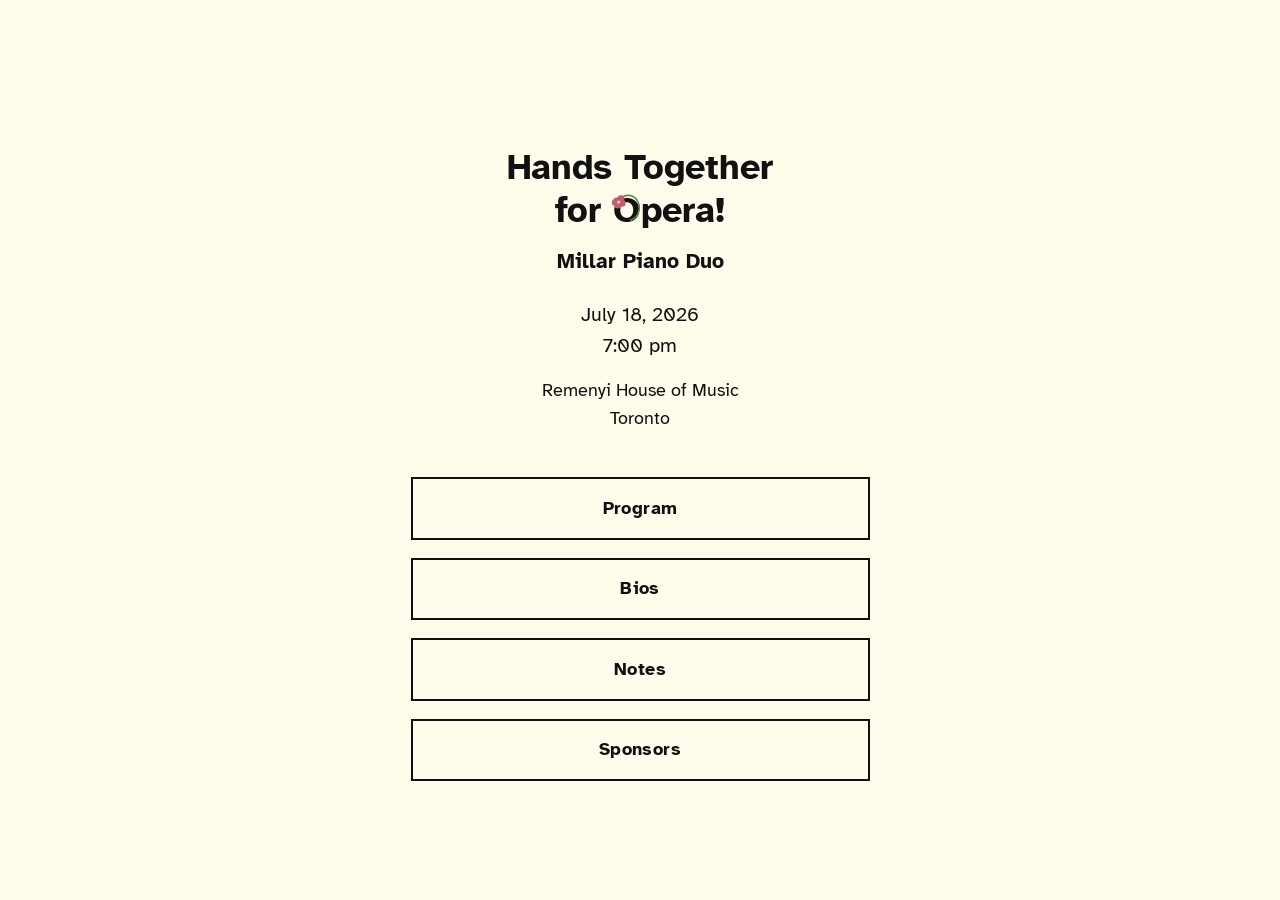
<file: index.html>
<!DOCTYPE html>
<html lang="en">
<head>
  <meta charset="utf-8">
  <meta name="viewport" content="width=device-width, initial-scale=1">
  <meta name="theme-color" content="#FFFCEB">
  <title>Hands Together for Opera! — July 18, 2026</title>
  <link rel="preconnect" href="https://fonts.googleapis.com">
  <link rel="preconnect" href="https://fonts.gstatic.com" crossorigin>
  <link href="https://fonts.googleapis.com/css2?family=Atkinson+Hyperlegible:ital,wght@0,400;0,700;1,400;1,700&display=swap" rel="stylesheet">
  <link rel="stylesheet" href="styles.css">
</head>
<body>
  <a class="skip-link" href="#page-title">Skip to main content</a>
  <main class="page landing">
    <header class="landing-header">
      <h1 id="page-title" tabindex="-1">
        Hands Together<br>
        for
        <span class="opera-word">
          <span class="opera-o">O<span class="rose" aria-hidden="true">
            <svg xmlns="http://www.w3.org/2000/svg" viewBox="0 0 64 64" focusable="false" aria-hidden="true">
              <path fill="none" stroke="#5f8a48" stroke-width="2.2" stroke-linecap="round"
                    d="M22 18
                       C 25 13, 31 11, 37 12
                       C 45 14, 50 22, 49 31
                       C 48 38, 43 44, 37 46"/>
              <g fill="#c45c6a">
                <circle cx="18" cy="20" r="5.2"/>
                <circle cx="23.5" cy="16.5" r="5"/>
                <circle cx="25" cy="22.5" r="5"/>
                <circle cx="19" cy="25" r="4.8"/>
                <circle cx="15.5" cy="21.5" r="4.5"/>
                <circle cx="20.5" cy="21" r="4"/>
              </g>
              <circle fill="#f0d090" cx="20.5" cy="21" r="2.2"/>
            </svg>
          </span></span>pera!
        </span>
      </h1>
      <p class="duo">Millar Piano Duo</p>
      <p class="meta">
        <span>July 18, 2026</span>
        <span>7:00 pm</span>
      </p>
      <p class="venue">
        <span>Remenyi House of Music</span>
        <span>Toronto</span>
      </p>
    </header>

    <nav aria-label="Concert pages">
      <ul class="nav-list">
        <li><a class="btn" href="program.html">Program</a></li>
        <li><a class="btn" href="bios.html">Bios</a></li>
        <li><a class="btn" href="notes.html">Notes</a></li>
        <li><a class="btn" href="sponsors.html">Sponsors</a></li>
      </ul>
    </nav>
  </main>
</body>
</html>
</file>
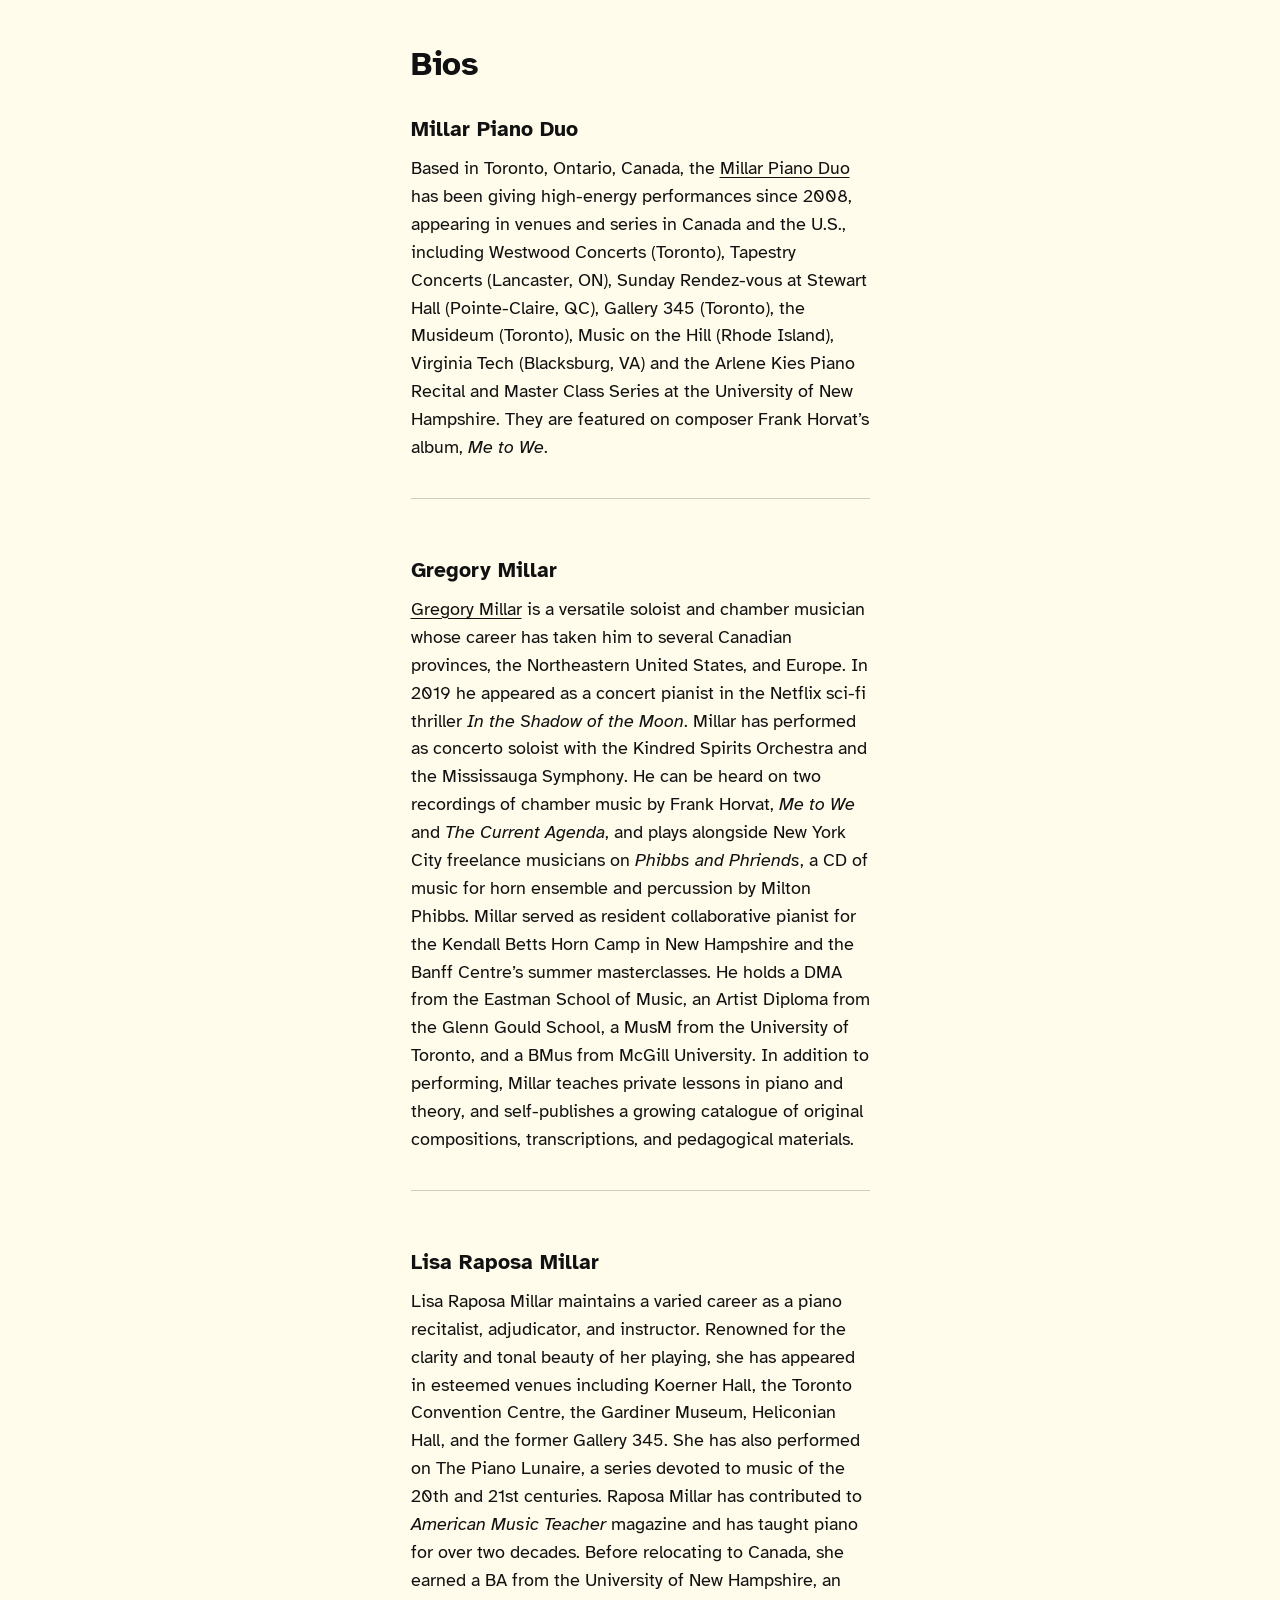
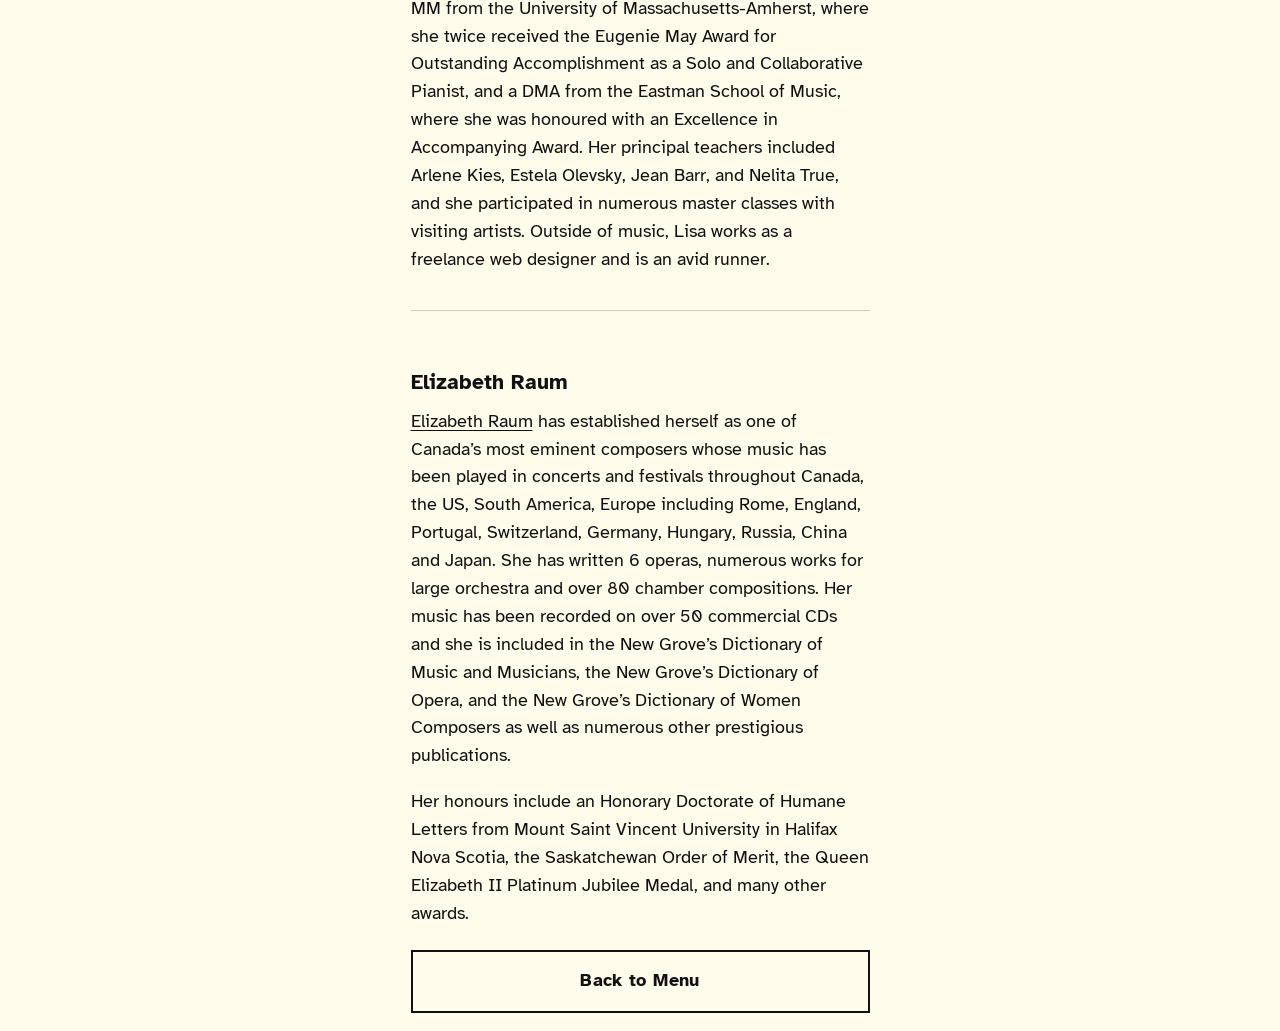
<file: bios.html>
<!DOCTYPE html>
<html lang="en">
<head>
  <meta charset="utf-8">
  <meta name="viewport" content="width=device-width, initial-scale=1">
  <meta name="theme-color" content="#FFFCEB">
  <title>Bios — Hands Together for Opera</title>
  <link rel="preconnect" href="https://fonts.googleapis.com">
  <link rel="preconnect" href="https://fonts.gstatic.com" crossorigin>
  <link href="https://fonts.googleapis.com/css2?family=Atkinson+Hyperlegible:ital,wght@0,400;0,700;1,400;1,700&display=swap" rel="stylesheet">
  <link rel="stylesheet" href="styles.css">
</head>
<body>
  <a class="skip-link" href="#page-title">Skip to main content</a>
  <main class="page">
    <h1 id="page-title" tabindex="-1">Bios</h1>

    <section class="bio" aria-labelledby="duo-heading">
      <h2 id="duo-heading">Millar Piano Duo</h2>
      <p>Based in Toronto, Ontario, Canada, the <a href="https://millarpianoduo.ca">Millar Piano Duo</a> has been giving high-energy performances since 2008, appearing in venues and series in Canada and the U.S., including Westwood Concerts (Toronto), Tapestry Concerts (Lancaster, ON), Sunday Rendez-vous at Stewart Hall (Pointe-Claire, QC), Gallery 345 (Toronto), the Musideum (Toronto), Music on the Hill (Rhode Island), Virginia Tech (Blacksburg, VA) and the Arlene Kies Piano Recital and Master Class Series at the University of New Hampshire. They are featured on composer Frank Horvat’s album, <cite>Me to We</cite>.</p>
    </section>

    <section class="bio" aria-labelledby="gregory-heading">
      <h2 id="gregory-heading">Gregory Millar</h2>
      <p><a href="https://gregorymillar.ca">Gregory Millar</a> is a versatile soloist and chamber musician whose career has taken him to several Canadian provinces, the Northeastern United States, and Europe. In 2019 he appeared as a concert pianist in the Netflix sci-fi thriller <cite>In the Shadow of the Moon</cite>. Millar has performed as concerto soloist with the Kindred Spirits Orchestra and the Mississauga Symphony. He can be heard on two recordings of chamber music by Frank Horvat, <cite>Me to We</cite> and <cite>The Current Agenda</cite>, and plays alongside New York City freelance musicians on <cite>Phibbs and Phriends</cite>, a CD of music for horn ensemble and percussion by Milton Phibbs. Millar served as resident collaborative pianist for the Kendall Betts Horn Camp in New Hampshire and the Banff Centre’s summer masterclasses. He holds a DMA from the Eastman School of Music, an Artist Diploma from the Glenn Gould School, a MusM from the University of Toronto, and a BMus from McGill University. In addition to performing, Millar teaches private lessons in piano and theory, and self-publishes a growing catalogue of original compositions, transcriptions, and pedagogical materials.</p>
    </section>

    <section class="bio" aria-labelledby="lisa-heading">
      <h2 id="lisa-heading">Lisa Raposa Millar</h2>
      <p>Lisa Raposa Millar maintains a varied career as a piano recitalist, adjudicator, and instructor. Renowned for the clarity and tonal beauty of her playing, she has appeared in esteemed venues including Koerner Hall, the Toronto Convention Centre, the Gardiner Museum, Heliconian Hall, and the former Gallery 345. She has also performed on The Piano Lunaire, a series devoted to music of the 20th and 21st centuries. Raposa Millar has contributed to <cite>American Music Teacher</cite> magazine and has taught piano for over two decades. Before relocating to Canada, she earned a BA from the University of New Hampshire, an MM from the University of Massachusetts-Amherst, where she twice received the Eugenie May Award for Outstanding Accomplishment as a Solo and Collaborative Pianist, and a DMA from the Eastman School of Music, where she was honoured with an Excellence in Accompanying Award. Her principal teachers included Arlene Kies, Estela Olevsky, Jean Barr, and Nelita True, and she participated in numerous master classes with visiting artists. Outside of music, Lisa works as a freelance web designer and is an avid runner.</p>
    </section>

    <section class="bio" aria-labelledby="raum-heading">
      <h2 id="raum-heading">Elizabeth Raum</h2>
      <p><a href="https://elizabethraum.com">Elizabeth Raum</a> has established herself as one of Canada’s most eminent composers whose music has been played in concerts and festivals throughout Canada, the US, South America, Europe including Rome, England, Portugal, Switzerland, Germany, Hungary, Russia, China and Japan. She has written 6 operas, numerous works for large orchestra and over 80 chamber compositions. Her music has been recorded on over 50 commercial CDs and she is included in the New Grove’s Dictionary of Music and Musicians, the New Grove’s Dictionary of Opera, and the New Grove’s Dictionary of Women Composers as well as numerous other prestigious publications.</p>
      <p>Her honours include an Honorary Doctorate of Humane Letters from Mount Saint Vincent University in Halifax Nova Scotia, the Saskatchewan Order of Merit, the Queen Elizabeth II Platinum Jubilee Medal, and many other awards.</p>
    </section>

    <a class="btn btn-back" href="index.html">Back to Menu</a>
  </main>
</body>
</html>
</file>
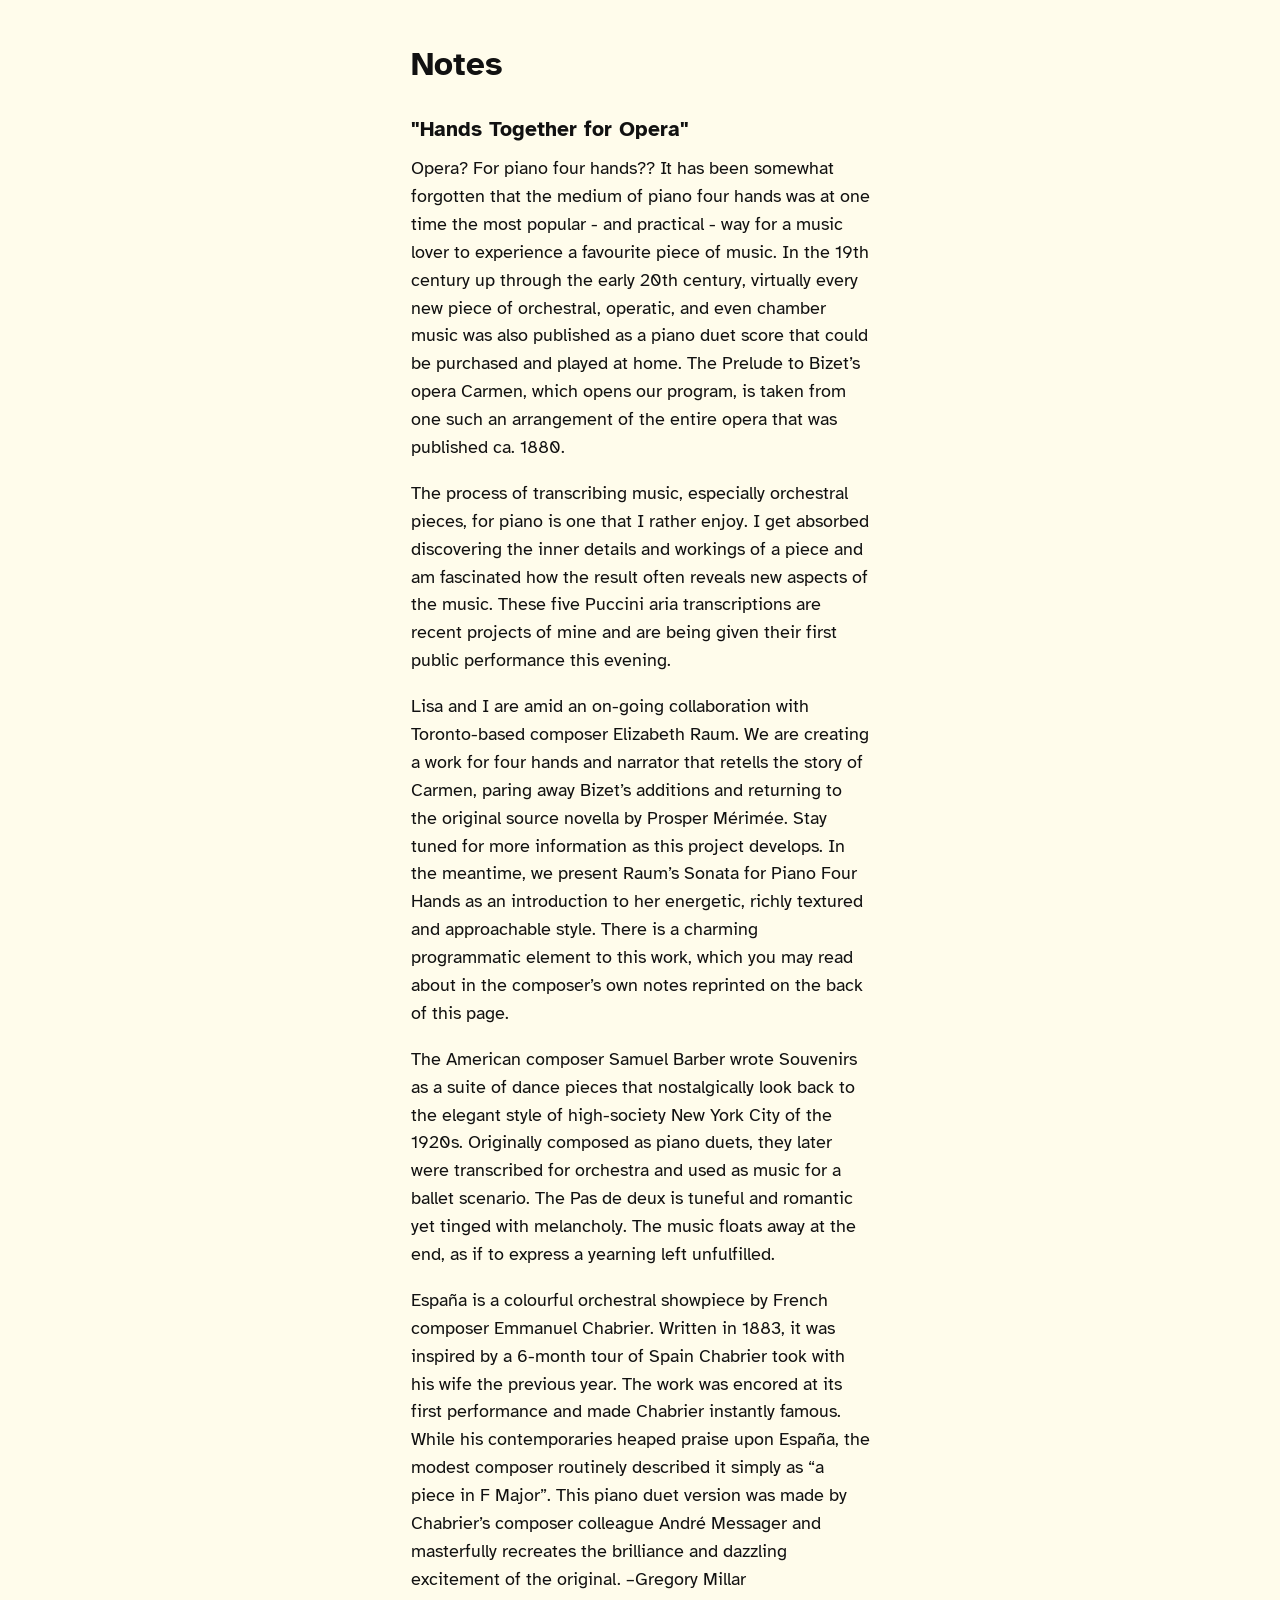
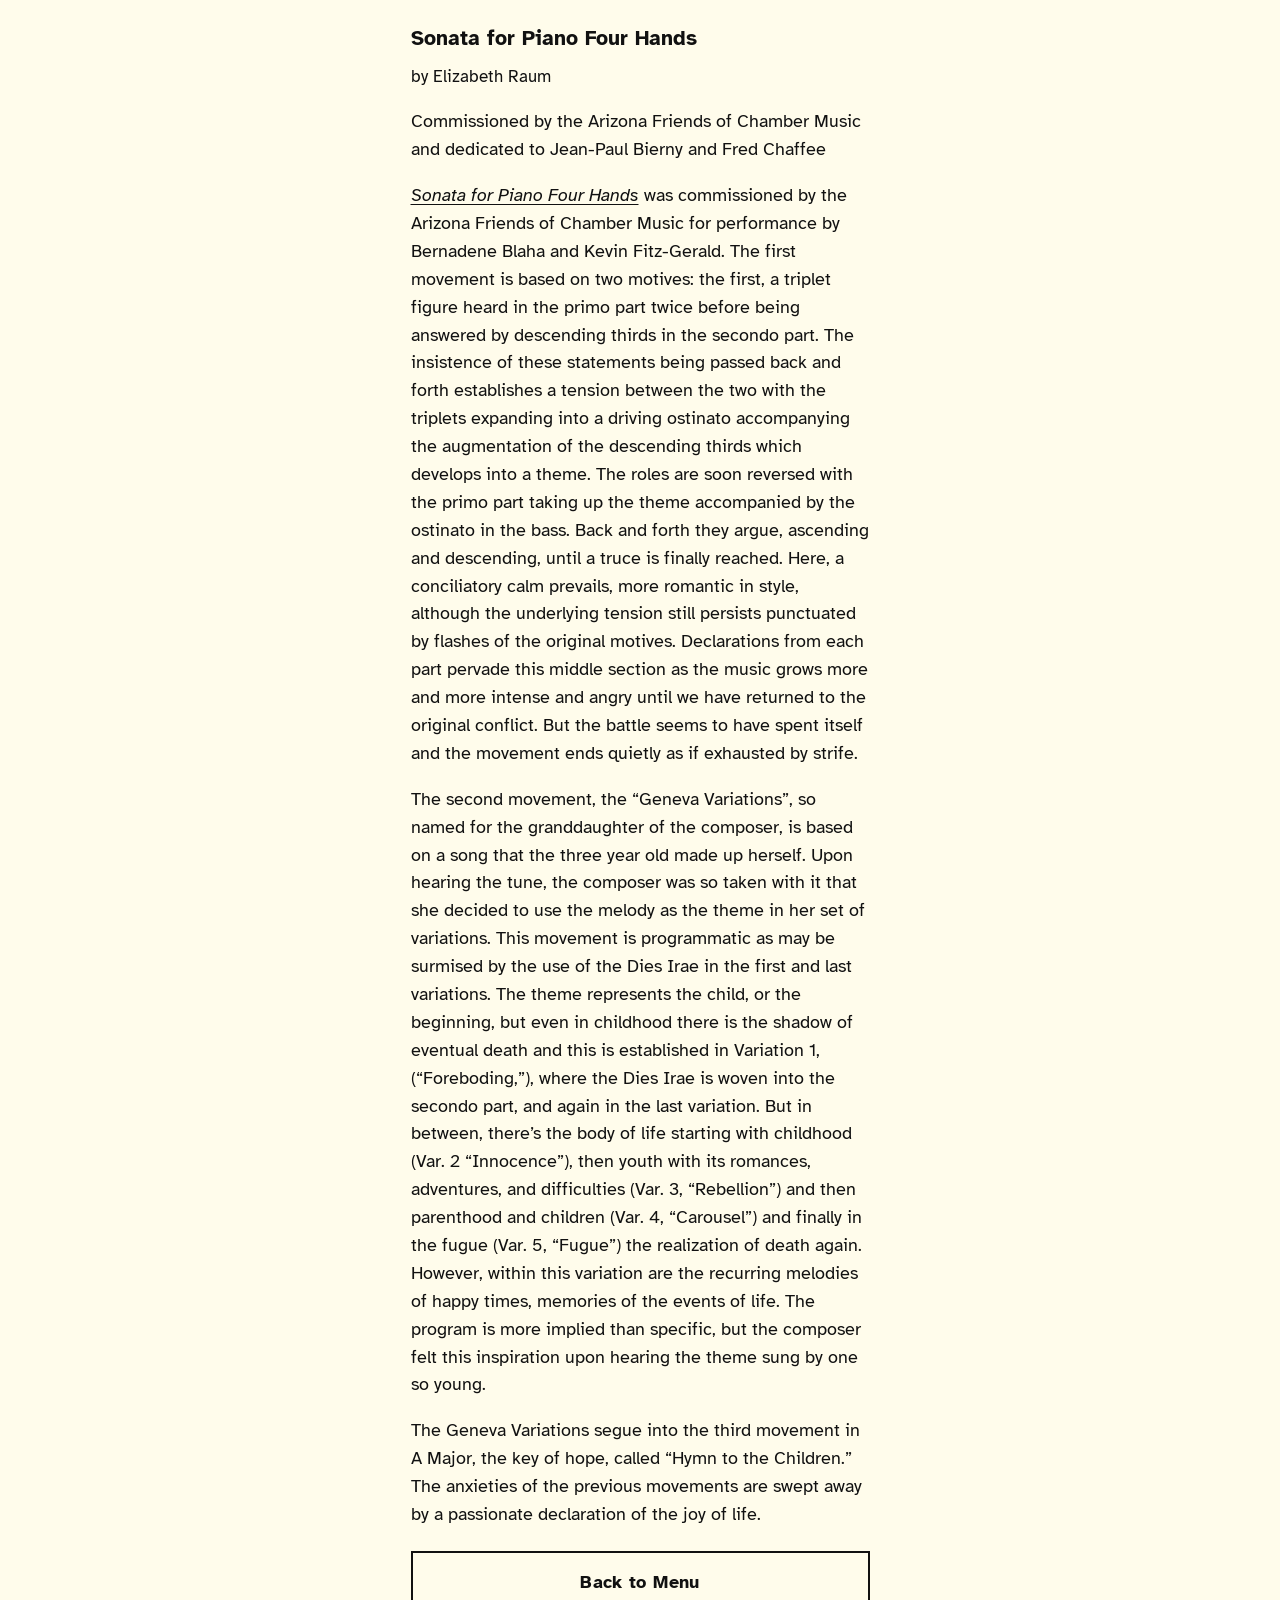
<file: notes.html>
<!DOCTYPE html>
<html lang="en">
<head>
  <meta charset="utf-8">
  <meta name="viewport" content="width=device-width, initial-scale=1">
  <meta name="theme-color" content="#FFFCEB">
  <title>Notes — Hands Together for Opera</title>
  <link rel="preconnect" href="https://fonts.googleapis.com">
  <link rel="preconnect" href="https://fonts.gstatic.com" crossorigin>
  <link href="https://fonts.googleapis.com/css2?family=Atkinson+Hyperlegible:ital,wght@0,400;0,700;1,400;1,700&display=swap" rel="stylesheet">
  <link rel="stylesheet" href="styles.css">
</head>
<body>
  <a class="skip-link" href="#page-title">Skip to main content</a>
  <main class="page">
    <h1 id="page-title" tabindex="-1">Notes</h1>

    <article>
      <h2>"Hands Together for Opera"</h2>
      <p>Opera?  For piano four hands??  It has been somewhat forgotten that the medium of piano four hands was at one time the most popular - and practical - way for a music lover to experience a favourite piece of music.  In the 19th century up through the early 20th century, virtually every new piece of orchestral, operatic, and even chamber music was also published as a piano duet score that could be purchased and played at home.  The Prelude to Bizet’s opera Carmen, which opens our program, is taken from one such an arrangement of the entire opera that was published ca. 1880.</p>

      <p>The process of transcribing music, especially orchestral pieces, for piano is one that I rather enjoy.  I get absorbed discovering the inner details and workings of a piece and am fascinated how the result often reveals new aspects of the music.  These five Puccini aria transcriptions are recent projects of mine and are being given their first public performance this evening.</p>

      <p>Lisa and I are amid an on-going collaboration with Toronto-based composer Elizabeth Raum.  We are creating a work for four hands and narrator that retells the story of Carmen, paring away Bizet’s additions and returning to the original source novella by Prosper Mérimée.  Stay tuned for more information as this project develops.  In the meantime, we present Raum’s Sonata for Piano Four Hands as an introduction to her energetic, richly textured and approachable style.  There is a charming programmatic element to this work, which you may read about in the composer’s own notes reprinted on the back of this page.</p>

      <p>The American composer Samuel Barber wrote Souvenirs as a suite of dance pieces that nostalgically look back to the elegant style of high-society New York City of the 1920s.  Originally composed as piano duets, they later were transcribed for orchestra and used as music for a ballet scenario.  The Pas de deux is tuneful and romantic yet tinged with melancholy.  The music floats away at the end, as if to express a yearning left unfulfilled.</p>

      <p>España is a colourful orchestral showpiece by French composer Emmanuel Chabrier.  Written in 1883, it was inspired by a 6-month tour of Spain Chabrier took with his wife the previous year.  The work was encored at its first performance and made Chabrier instantly famous.  While his contemporaries heaped praise upon España, the modest composer routinely described it simply as “a piece in F Major”.  This piano duet version was made by Chabrier’s composer colleague André Messager and masterfully recreates the brilliance and dazzling excitement of the original. –Gregory Millar
    </p>
      

      <h2>Sonata for Piano Four Hands</h2>
      <p class="composer">by Elizabeth Raum</p>
      <p>Commissioned by the Arizona Friends of Chamber Music and dedicated to Jean-Paul Bierny and Fred Chaffee</p>

      <p><a href="https://collections.cmccanada.org/final/Portal/Music-Library.aspx?component=AAEY&record=ffe3ba01-eb81-46fa-9c41-0b2122c32ba8&lang=en-CA"><cite>Sonata for Piano Four Hands</cite></a> was commissioned by the Arizona Friends of Chamber Music for performance by Bernadene Blaha and Kevin Fitz-Gerald. The first movement is based on two motives: the first, a triplet figure heard in the primo part twice before being answered by descending thirds in the secondo part. The insistence of these statements being passed back and forth establishes a tension between the two with the triplets expanding into a driving ostinato accompanying the augmentation of the descending thirds which develops into a theme. The roles are soon reversed with the primo part taking up the theme accompanied by the ostinato in the bass. Back and forth they argue, ascending and descending, until a truce is finally reached. Here, a conciliatory calm prevails, more romantic in style, although the underlying tension still persists punctuated by flashes of the original motives. Declarations from each part pervade this middle section as the music grows more and more intense and angry until we have returned to the original conflict. But the battle seems to have spent itself and the movement ends quietly as if exhausted by strife.</p>

      <p>The second movement, the “Geneva Variations”, so named for the granddaughter of the composer, is based on a song that the three year old made up herself. Upon hearing the tune, the composer was so taken with it that she decided to use the melody as the theme in her set of variations. This movement is programmatic as may be surmised by the use of the Dies Irae in the first and last variations. The theme represents the child, or the beginning, but even in childhood there is the shadow of eventual death and this is established in Variation 1, (“Foreboding,”), where the Dies Irae is woven into the secondo part, and again in the last variation. But in between, there’s the body of life starting with childhood (Var. 2 “Innocence”), then youth with its romances, adventures, and difficulties (Var. 3, “Rebellion”) and then parenthood and children (Var. 4, “Carousel”) and finally in the fugue (Var. 5, “Fugue”) the realization of death again. However, within this variation are the recurring melodies of happy times, memories of the events of life. The program is more implied than specific, but the composer felt this inspiration upon hearing the theme sung by one so young.</p>

      <p>The Geneva Variations segue into the third movement in A Major, the key of hope, called “Hymn to the Children.” The anxieties of the previous movements are swept away by a passionate declaration of the joy of life.</p>
    </article>

    <a class="btn btn-back" href="index.html">Back to Menu</a>
  </main>
</body>
</html>
</file>
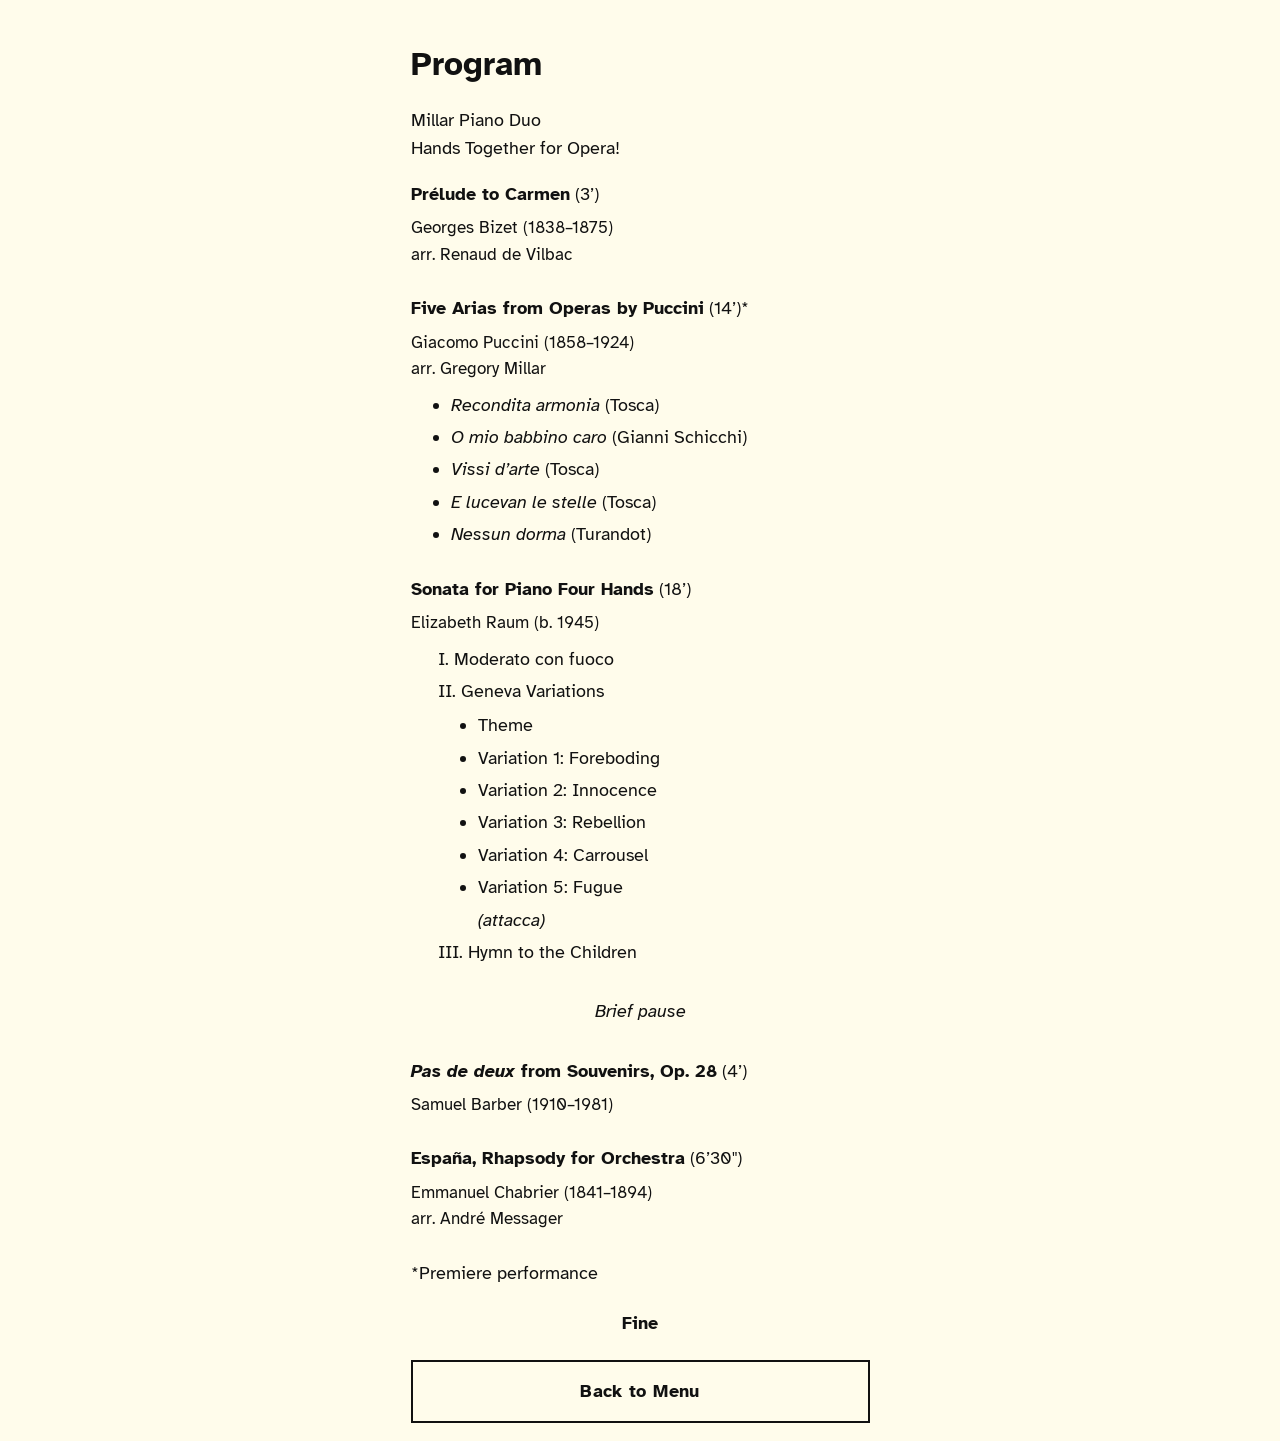
<file: program.html>
<!DOCTYPE html>
<html lang="en">
<head>
  <meta charset="utf-8">
  <meta name="viewport" content="width=device-width, initial-scale=1">
  <meta name="theme-color" content="#FFFCEB">
  <title>Program — Hands Together for Opera</title>
  <link rel="preconnect" href="https://fonts.googleapis.com">
  <link rel="preconnect" href="https://fonts.gstatic.com" crossorigin>
  <link href="https://fonts.googleapis.com/css2?family=Atkinson+Hyperlegible:ital,wght@0,400;0,700;1,400;1,700&display=swap" rel="stylesheet">
  <link rel="stylesheet" href="styles.css">
</head>
<body>
  <a class="skip-link" href="#page-title">Skip to main content</a>
  <main class="page">
    <h1 id="page-title" tabindex="-1">Program</h1>
    <p>Millar Piano Duo<br>Hands Together for Opera!</p>

    <article class="program-item">
      <p><strong>Prélude to Carmen</strong> (3’)</p>
      <p class="composer">Georges Bizet (1838–1875)<br>arr. Renaud de Vilbac</p>
    </article>

    <article class="program-item">
      <p><strong>Five Arias from Operas by Puccini</strong> (14’)*</p>
      <p class="composer">Giacomo Puccini (1858–1924)<br>arr. Gregory Millar</p>
      <ul class="movements">
        <li><cite>Recondita armonia</cite> (Tosca)</li>
        <li><cite>O mio babbino caro</cite> (Gianni Schicchi)</li>
        <li><cite>Vissi d’arte</cite> (Tosca)</li>
        <li><cite>E lucevan le stelle</cite> (Tosca)</li>
        <li><cite>Nessun dorma</cite> (Turandot)</li>
      </ul>
    </article>

    <article class="program-item">
      <p><strong>Sonata for Piano Four Hands</strong> (18’)</p>
      <p class="composer">Elizabeth Raum (b. 1945)</p>
      <ul class="movements movements-numbered">
        <li>I. Moderato con fuoco</li>
        <li>
          II. Geneva Variations
          <ul class="movements movements-nested">
            <li>Theme</li>
            <li>Variation 1: Foreboding</li>
            <li>Variation 2: Innocence</li>
            <li>Variation 3: Rebellion</li>
            <li>Variation 4: Carrousel</li>
            <li>Variation 5: Fugue</li>
          </ul>
          <p class="attacca">(attacca)</p>
        </li>
        <li>III. Hymn to the Children</li>
      </ul>
    </article>

    <p class="pause">Brief pause</p>

    <article class="program-item">
      <p><strong><cite>Pas de deux</cite> from Souvenirs, Op. 28</strong> (4’)</p>
      <p class="composer">Samuel Barber (1910–1981)</p>
    </article>

    <article class="program-item">
      <p><strong>España, Rhapsody for Orchestra</strong> (6’30&quot;)</p>
      <p class="composer">Emmanuel Chabrier (1841–1894)<br>arr. André Messager</p>
    </article>

    <p>*Premiere performance</p>
    <p class="fine">Fine</p>

    <a class="btn btn-back" href="index.html">Back to Menu</a>
  </main>
</body>
</html>
</file>
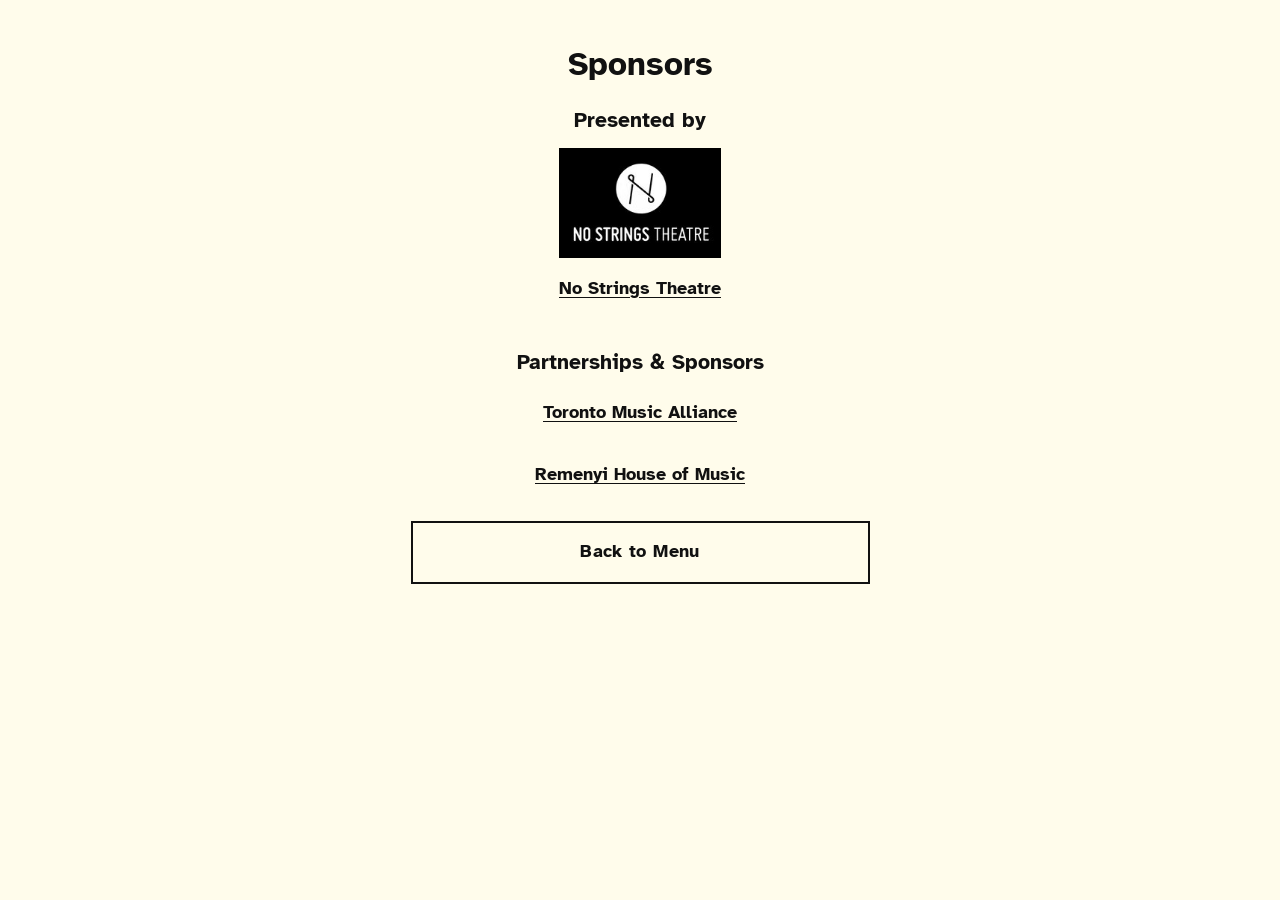
<file: sponsors.html>
<!DOCTYPE html>
<html lang="en">
<head>
  <meta charset="utf-8">
  <meta name="viewport" content="width=device-width, initial-scale=1">
  <meta name="theme-color" content="#FFFCEB">
  <title>Sponsors — Hands Together for Opera</title>
  <link rel="preconnect" href="https://fonts.googleapis.com">
  <link rel="preconnect" href="https://fonts.gstatic.com" crossorigin>
  <link href="https://fonts.googleapis.com/css2?family=Atkinson+Hyperlegible:ital,wght@0,400;0,700;1,400;1,700&display=swap" rel="stylesheet">
  <link rel="stylesheet" href="styles.css">
</head>
<body>
  <a class="skip-link" href="#page-title">Skip to main content</a>
  <main class="page sponsors-page">
    <h1 id="page-title" tabindex="-1">Sponsors</h1>

    <section class="sponsor-block" aria-labelledby="presented-by">
      <h2 id="presented-by">Presented by</h2>
      <img
        class="logo"
        src="images/no-strings-theatre.png"
        alt="No Strings Theatre logo"
        width="217"
        height="148">
      <p class="sponsor-name">
        <a class="sponsor-link" href="https://www.nostringstheatre.com/">No Strings Theatre</a>
      </p>
    </section>

    <section class="sponsor-block" aria-labelledby="partnerships">
      <h2 id="partnerships">Partnerships &amp; Sponsors</h2>
      <ul class="sponsor-list">
        <li>
          <a href="https://www.torontomusicalliance.com/">Toronto Music Alliance</a>
        </li>
        <li>
          <a href="https://remenyi.com/">Remenyi House of Music</a>
        </li>
      </ul>
    </section>

    <a class="btn btn-back" href="index.html">Back to Menu</a>
  </main>
</body>
</html>
</file>
<file: styles.css>
:root {
  --bg: #FFFCEB;
  --text: #111111;
  --space: 1.25rem;
  --max: 28rem;
  --tap: 48px;
}

*,
*::before,
*::after {
  box-sizing: border-box;
}

html {
  font-size: 112.5%;
  -webkit-text-size-adjust: 100%;
}

body {
  margin: 0;
  min-height: 100dvh;
  font-family: "Atkinson Hyperlegible", "Segoe UI", sans-serif;
  background: var(--bg);
  color: var(--text);
  line-height: 1.55;
}

a {
  color: var(--text);
  text-underline-offset: 0.15em;
}

a:hover,
a:active {
  background: var(--text);
  color: var(--bg);
  text-decoration: none;
}


.skip-link {
  position: absolute;
  top: 0;
  left: 0;
  z-index: 100;
  padding: 0.75rem 1rem;
  background: var(--text);
  color: var(--bg);
  font-weight: 700;
  text-decoration: none;
  transform: translateY(-120%);
}

.skip-link:focus,
.skip-link:focus-visible {
  transform: translateY(0);
  outline: 3px solid var(--text);
  outline-offset: 3px;
}

a:focus-visible,
.btn:focus-visible {
  outline: 3px solid var(--text);
  outline-offset: 3px;
}

.page {
  width: min(100%, var(--max));
  margin: 0 auto;
  padding: calc(var(--space) * 1.5) var(--space) 1rem;
}

.landing {
  min-height: 100dvh;
  display: flex;
  flex-direction: column;
  justify-content: center;
}

.landing-header {
  text-align: center;
  margin-bottom: calc(var(--space) * 2);
}

.landing-header h1 {
  margin: 0 0 0.75rem;
  font-size: clamp(1.6rem, 7vw, 2rem);
  line-height: 1.2;
  font-weight: 700;
}

.meta {
  margin: 0;
  font-size: 1.1rem;
}

.meta span {
  display: block;
}

.nav-list {
  list-style: none;
  margin: 0;
  padding: 0;
  display: flex;
  flex-direction: column;
  gap: 1rem;
}

.btn {
  display: flex;
  align-items: center;
  justify-content: center;
  min-height: var(--tap);
  padding: 0.85rem 1rem;
  border: 2px solid var(--text);
  background: var(--bg);
  color: var(--text);
  text-decoration: none;
  text-align: center;
  font: inherit;
  font-weight: 700;
  letter-spacing: 0.02em;
  cursor: pointer;
  -webkit-tap-highlight-color: transparent;
}

.btn:hover,
.btn:active,
.btn:focus-visible {
  background: var(--text);
  color: var(--bg);
}

.btn-back {
  margin-top: var(--space);
  width: 100%;
}

h1 {
  margin: 0 0 1.25rem;
  font-size: clamp(1.5rem, 6.5vw, 1.85rem);
  line-height: 1.2;
}

h2 {
  margin: 1.75rem 0 0.65rem;
  font-size: 1.15rem;
  line-height: 1.3;
}

h3 {
  margin: 1.1rem 0 0.4rem;
  font-size: 1.05rem;
  font-weight: 700;
}

p {
  margin: 0 0 1rem;
}

.program-item {
  margin-bottom: 1.5rem;
}

.program-item > p {
  margin-bottom: 0.35rem;
}

.composer {
  font-size: 0.95rem;
}

.movements {
  margin: 0.5rem 1.25rem 0 0.75rem;
  padding-left: 1.5rem;
  padding-right: 0;
}

.movements li {
  margin-bottom: 0.25rem;
}

.pause {
  margin: 1.75rem 0;
  text-align: center;
  font-style: italic;
}

.fine {
  margin-top: var(--space);
  text-align: center;
  font-weight: 700;
}

.bio + .bio {
  margin-top: 2rem;
  padding-top: 1.5rem;
  border-top: 1px solid color-mix(in srgb, var(--text) 20%, transparent);
}

.links {
  margin-top: 0.75rem;
}

.links a {
  display: inline-block;
  min-height: var(--tap);
  padding: 0.5rem 0;
  text-underline-offset: 0.15em;
}

.links a:hover,
.links a:active,
.links a:focus-visible {
  background: var(--text);
  color: var(--bg);
  text-decoration: none;
  padding-inline: 0.35rem;
}

.sponsor-block {
  margin-bottom: 2rem;
}

.sponsor-block:last-of-type {
  margin-bottom: 0;
}

.sponsor-block h2 {
  margin-top: 0;
}

.logo {
  display: block;
  width: auto;
  max-width: 9rem;
  height: auto;
  margin: 0.75rem auto 0.35rem;
}

.logo-wide {
  max-width: 100%;
}

.sponsor-name {
  margin: 0.35rem 0 0;
  font-weight: 700;
}

.visually-hidden {
  position: absolute;
  width: 1px;
  height: 1px;
  padding: 0;
  margin: -1px;
  overflow: hidden;
  clip: rect(0, 0, 0, 0);
  white-space: nowrap;
  border: 0;
}

@media (min-width: 40rem) {
  .page {
    padding-block: 2.5rem 1rem;
  }
}

.sponsor-list {
  list-style: none;
  margin: 0.75rem 0 0;
  padding: 0;
  display: flex;
  flex-direction: column;
  gap: 0.75rem;
}

.sponsor-list a {
  display: inline-flex;
  align-items: center;
  min-height: var(--tap);
  font-weight: 700;
  text-underline-offset: 0.15em;
}

.sponsor-list a:hover,
.sponsor-list a:active,
.sponsor-list a:focus-visible {
  background: var(--text);
  color: var(--bg);
  text-decoration: none;
  padding-inline: 0.35rem;
}

.sponsor-link {
  display: inline-flex;
  align-items: center;
  min-height: var(--tap);
  font-weight: 700;
  text-underline-offset: 0.15em;
}

.sponsor-link:hover,
.sponsor-link:active,
.sponsor-link:focus-visible {
  background: var(--text);
  color: var(--bg);
  text-decoration: none;
  padding-inline: 0.35rem;
}

#page-title {
  scroll-margin-top: 1rem;
}

#page-title:focus {
  outline: none;
}

#page-title:focus-visible {
  outline: 3px solid var(--text);
  outline-offset: 4px;
}

.opera-word {
  white-space: nowrap;
}

.opera-o {
  position: relative;
  display: inline-block;
}

.opera-o .rose {
  position: absolute;
  left: 50%;
  top: 50%;
  width: 1.28em;
  height: 1.28em;
  transform: translate(-50%, -50%);
  pointer-events: none;
  line-height: 0;
  z-index: 1;
}

.opera-o .rose svg {
  display: block;
  width: 100%;
  height: 100%;
  overflow: visible;
}

.duo {
  margin: 0 0 1.25rem;
  font-size: 1.15rem;
  font-weight: 700;
}

.venue {
  margin: 0.85rem 0 0;
  font-size: 1rem;
}

.venue span {
  display: block;
}

.landing-header .meta {
  margin-bottom: 0;
}

.sponsors-page {
  text-align: center;
}

.sponsors-page .sponsor-list {
  align-items: center;
}

.sponsors-page .sponsor-list a,
.sponsors-page .sponsor-link {
  justify-content: center;
}

.movements-numbered {
  list-style: none;
  padding-left: 0.75rem;
}

.movements-nested {
  list-style: disc;
  margin: 0.35rem 0 0.25rem;
  padding-left: 2.25rem;
}

.attacca {
  margin: 0.25rem 0 0;
  padding-left: 2.25rem;
  font-style: italic;
}
</file>
